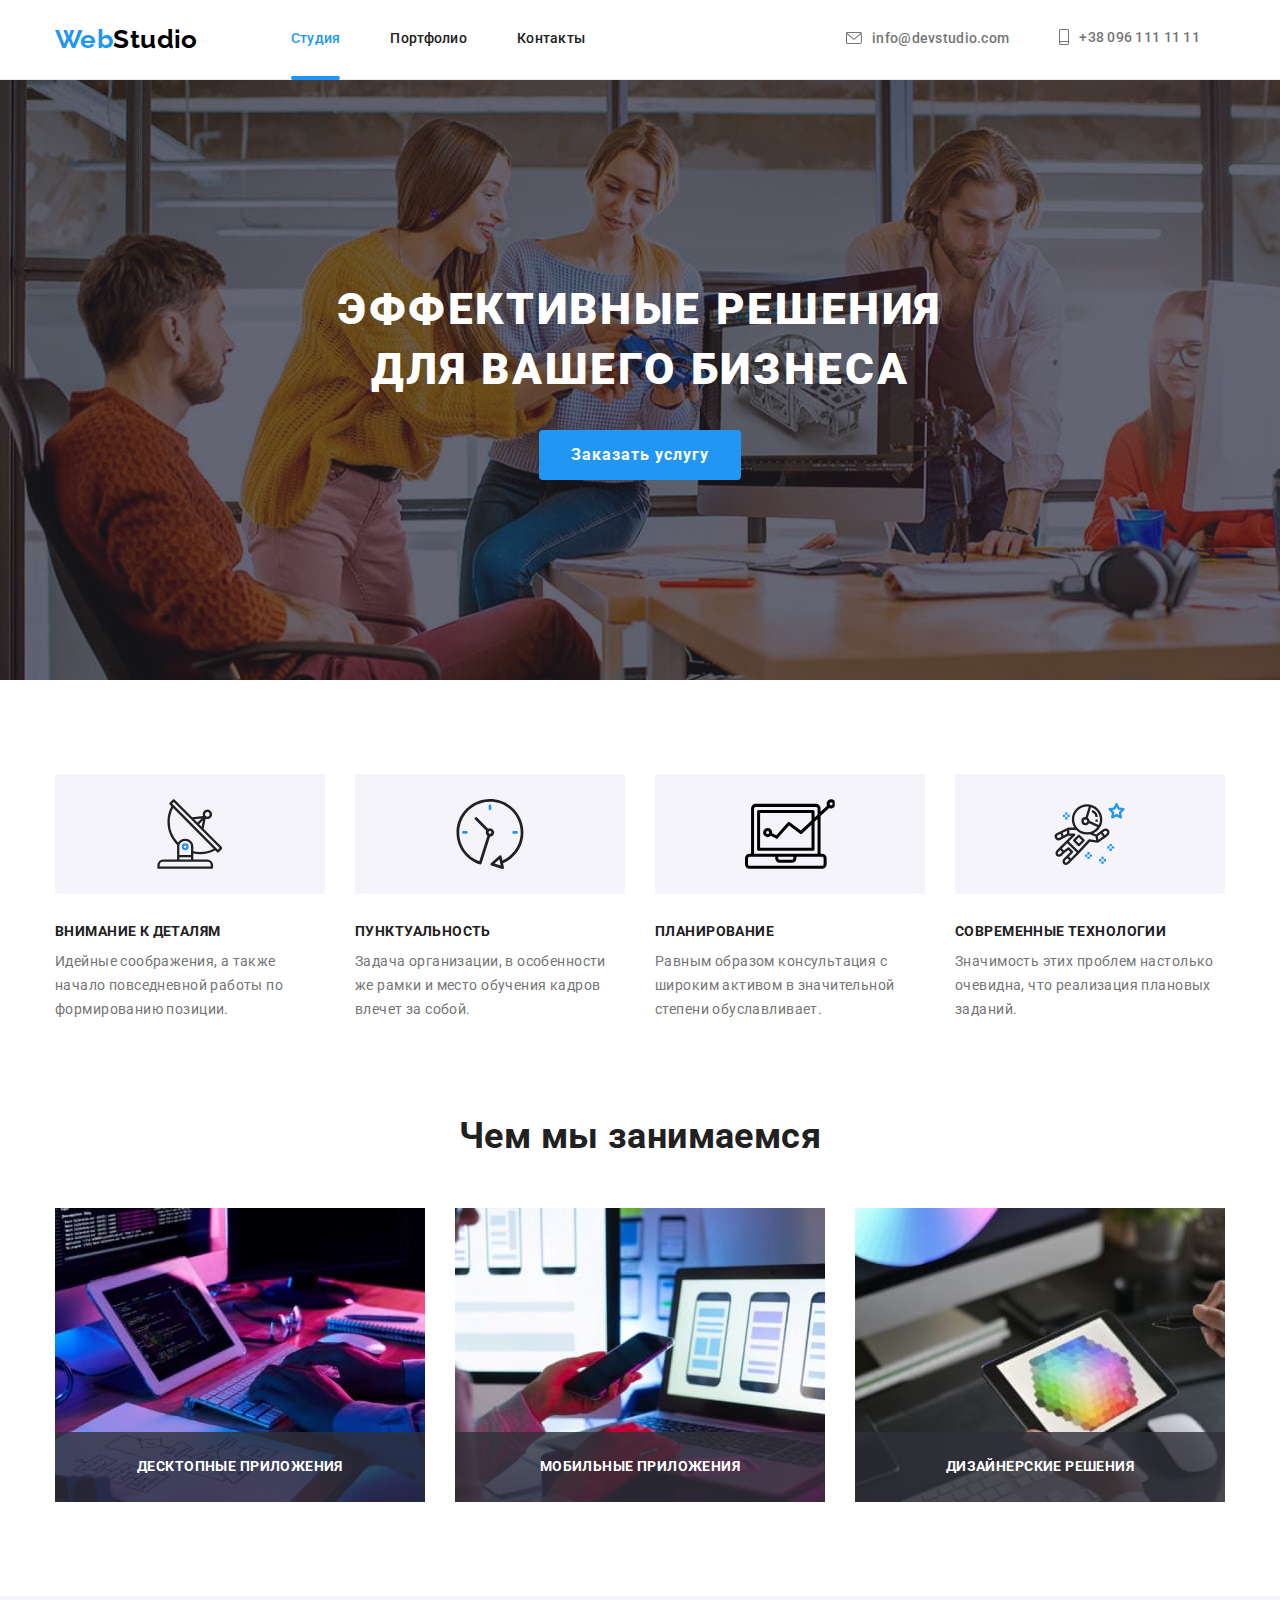
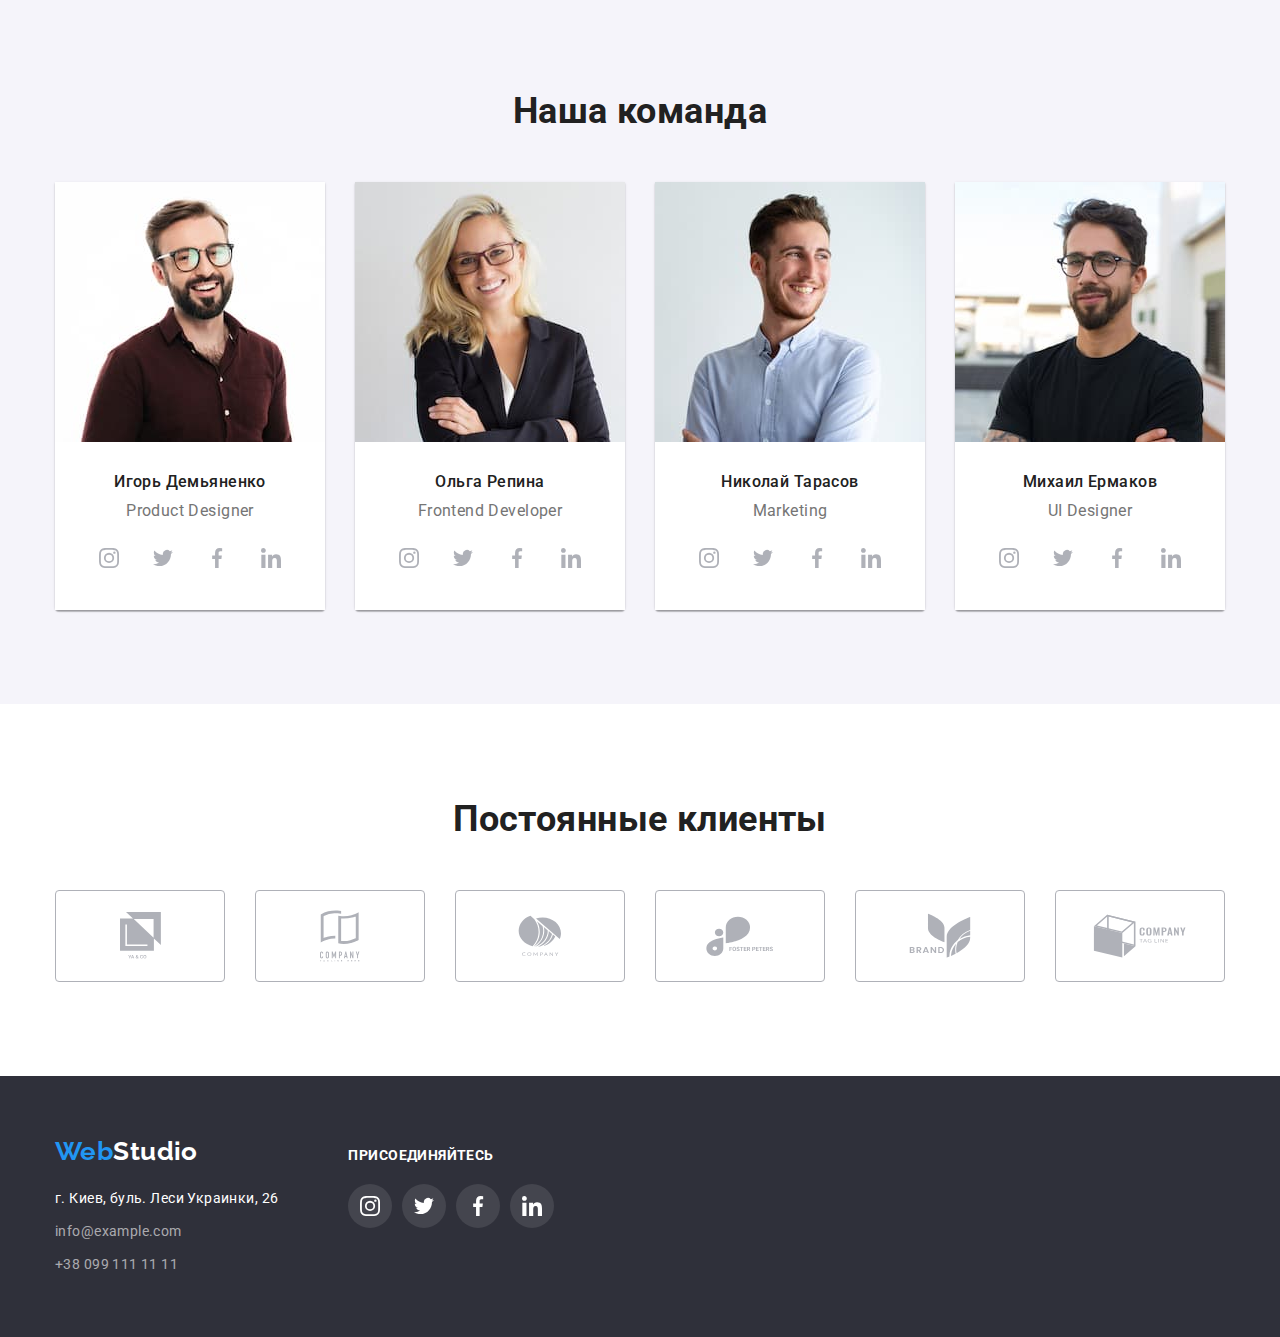
<file: index.html>
<!DOCTYPE html>
<html lang="ru">
  <head>
    <meta charset="UTF-8" />
    <meta http-equiv="X-UA-Compatible" content="IE=edge" />
    <meta name="viewport" content="width=device-width, initial-scale=1.0" />

    <!-- Fonts -->
    <!-- Fixed A1: підключення одним посиланням -->
    <link rel="preconnect" href="https://fonts.googleapis.com" />
    <link rel="preconnect" href="https://fonts.gstatic.com" crossorigin />
    <link
      href="https://fonts.googleapis.com/css2?family=Raleway:wght@700&family=Roboto:wght@400;500;700;900&display=swap"
      rel="stylesheet"
    />
    <!-- End of Fonts -->

    <title>Главная</title>

    <!-- Styles -->
    <link
      rel="stylesheet"
      href="https://cdnjs.cloudflare.com/ajax/libs/modern-normalize/1.0.0/modern-normalize.min.css"
    />
    <link rel="stylesheet" href="./css/styles.css" />
  </head>

  <body>
    <header class="header">
      <div class="container">
        <a href="#" class="header-logo" lang="en"> <span class="accent">Web</span>Studio </a>

        <nav>
          <ul class="header-menu">
            <li class="header-menu-item">
              <a href="./index.html" class="header-menu-item-decor current">Студия</a>
            </li>

            <li class="header-menu-item">
              <a href="./portfolio.html" class="header-menu-item-decor">Портфолио</a>
            </li>

            <li class="header-menu-item">
              <a href="" class="header-menu-item-decor">Контакты</a>
            </li>
          </ul>
        </nav>

        <ul class="header-links">
          <li class="header-menu-item">
            <a href="mailto:info@devstudio.com" class="header-link-item-decor">
              <svg class="fill-icon" width="16" height="12">
                <use href="./images/icons.svg#icon-envelope"></use>
              </svg>
              <span class="shift">info@devstudio.com</span>
            </a>
          </li>

          <li class="header-menu-item">
            <a href="tel:+380961111111" class="header-link-item-decor">
              <svg class="fill-icon" width="10" height="16">
                <use href="./images/icons.svg#icon-smartphone"></use>
              </svg>
              <span class="shift">+38 096 111 11 11</span></a
            >
          </li>
        </ul>
      </div>
    </header>

    <main>
      <section class="section hero">
        <h1 class="hero-title">
          Эффективные решения <br />
          для вашего бизнеса
        </h1>
        <button type="button" class="hero-button" data-modal-open>Заказать услугу</button>
        <div class="backdrop is-hidden" data-modal>
          <div class="modal">
            <div class="modal-container">
              <button class="modal-close-btn" type="button" data-modal-close>
                <svg class="modal-close-icon">
                  <use href="./images/icons.svg#icon-close-black"></use>
                </svg>
              </button>
            </div>
          </div>
        </div>
      </section>

      <section class="section">
        <h2 class="visually-hidden">Особенности</h2>
        <div class="container">
          <ul class="perculiarities-list">
            <li class="perculiarities-item">
              <div class="perculiarities-item-icon">
                <svg class="icon-antenna-size" aria-label="Внимание к деталям">
                  <use href="./images/icons.svg#icon-antenna"></use>
                </svg>
              </div>
              <h3 class="peculiarities-title">Внимание к деталям</h3>
              <p class="peculiarities-p">
                Идейные соображения, а также начало повседневной работы по формированию позиции.
              </p>
            </li>
            <li class="perculiarities-item">
              <div class="perculiarities-item-icon">
                <svg class="icon-clock-size" aria-label="Пунктуальность">
                  <use href="./images/icons.svg#icon-clock"></use>
                </svg>
              </div>
              <h3 class="peculiarities-title">Пунктуальность</h3>
              <p class="peculiarities-p">
                Задача организации, в особенности же рамки и место обучения кадров влечет за собой.
              </p>
            </li>
            <li class="perculiarities-item">
              <div class="perculiarities-item-icon">
                <svg class="icon-vector-size" aria-label="Планирование">
                  <use href="./images/icons.svg#icon-vector"></use>
                </svg>
              </div>
              <h3 class="peculiarities-title">Планирование</h3>
              <p class="peculiarities-p">
                Равным образом консультация с широким активом в значительной степени обуславливает.
              </p>
            </li>
            <li class="perculiarities-item">
              <div class="perculiarities-item-icon">
                <svg class="icon-astronaut-size" aria-label="Современные технологии">
                  <use href="./images/icons.svg#icon-astronaut"></use>
                </svg>
              </div>
              <h3 class="peculiarities-title">Современные технологии</h3>
              <p class="peculiarities-p">
                Значимость этих проблем настолько очевидна, что реализация плановых заданий.
              </p>
            </li>
          </ul>
        </div>
      </section>

      <section class="section destinations">
        <h2 class="destinations-title">Чем мы занимаемся</h2>
        <div class="container">
          <ul class="destinations-list">
            <li class="destinations-item">
              <img
                src="./images/main-about-us-1.jpg"
                alt="Разработка десктопных приложений"
                width="370"
                height="294"
              />
              <h3 class="destination-description">Десктопные приложения</h3>
            </li>

            <li class="destinations-item">
              <img
                src="./images/main-about-us-2.jpg"
                alt="Разработка мобильных приложений"
                width="370"
                height="294"
              />
              <h3 class="destination-description">Мобильные приложения</h3>
            </li>

            <li class="destinations-item">
              <img
                src="./images/main-about-us-3.jpg"
                alt="Разработка дизайнерских решений"
                width="370"
                height="294"
              />
              <h3 class="destination-description">Дизайнерские решения</h3>
            </li>
          </ul>
        </div>
      </section>

      <section class="section team">
        <div class="container">
          <h2 class="team-title">Наша команда</h2>

          <ul class="team-cards">
            <li class="team-card">
              <img
                src="./images/main-our-team-person-1.jpg"
                alt="Игорь Демьяненко"
                width="270"
                height="260"
              />
              <div class="team-description">
                <h3 class="team-name">Игорь Демьяненко</h3>
                <p class="team-position" lang="en">Product Designer</p>

                <ul class="team-social-items">
                  <li class="team-social-item">
                    <a href="#" class="team-social-link">
                      <svg class="social-icon-size fill-icon">
                        <use href="./images/icons.svg#icon-instagram"></use>
                      </svg>
                    </a>
                  </li>
                  <li class="team-social-item">
                    <a href="#" class="team-social-link">
                      <svg class="social-icon-size fill-icon">
                        <use href="./images/icons.svg#icon-twitter"></use>
                      </svg>
                    </a>
                  </li>
                  <li class="team-social-item">
                    <a href="#" class="team-social-link">
                      <svg class="social-icon-size fill-icon">
                        <use href="./images/icons.svg#icon-facebook"></use>
                      </svg>
                    </a>
                  </li>
                  <li class="team-social-item">
                    <a href="#" class="team-social-link">
                      <svg class="social-icon-size fill-icon">
                        <use href="./images/icons.svg#icon-linkedin"></use>
                      </svg>
                    </a>
                  </li>
                </ul>
              </div>
            </li>

            <li class="team-card">
              <img
                src="./images/main-our-team-person-2.jpg"
                alt="Ольга Репина"
                width="270"
                height="260"
              />
              <div class="team-description">
                <h3 class="team-name">Ольга Репина</h3>
                <p class="team-position" lang="en">Frontend Developer</p>
                <ul class="team-social-items">
                  <li class="team-social-item">
                    <a href="#" class="team-social-link">
                      <svg class="social-icon-size fill-icon">
                        <use href="./images/icons.svg#icon-instagram"></use>
                      </svg>
                    </a>
                  </li>
                  <li class="team-social-item">
                    <a href="#" class="team-social-link">
                      <svg class="social-icon-size fill-icon">
                        <use href="./images/icons.svg#icon-twitter"></use>
                      </svg>
                    </a>
                  </li>
                  <li class="team-social-item">
                    <a href="#" class="team-social-link">
                      <svg class="social-icon-size fill-icon">
                        <use href="./images/icons.svg#icon-facebook"></use>
                      </svg>
                    </a>
                  </li>
                  <li class="team-social-item">
                    <a href="#" class="team-social-link">
                      <svg class="social-icon-size fill-icon">
                        <use href="./images/icons.svg#icon-linkedin"></use>
                      </svg>
                    </a>
                  </li>
                </ul>
              </div>
            </li>

            <li class="team-card">
              <img
                src="./images/main-our-team-person-3.jpg"
                alt="Николай Тарасов"
                width="270"
                height="260"
              />
              <div class="team-description">
                <h3 class="team-name">Николай Тарасов</h3>
                <p class="team-position" lang="en">Marketing</p>
                <ul class="team-social-items">
                  <li class="team-social-item">
                    <a href="#" class="team-social-link">
                      <svg class="social-icon-size fill-icon">
                        <use href="./images/icons.svg#icon-instagram"></use>
                      </svg>
                    </a>
                  </li>
                  <li class="team-social-item">
                    <a href="#" class="team-social-link">
                      <svg class="social-icon-size fill-icon">
                        <use href="./images/icons.svg#icon-twitter"></use>
                      </svg>
                    </a>
                  </li>
                  <li class="team-social-item">
                    <a href="#" class="team-social-link">
                      <svg class="social-icon-size fill-icon">
                        <use href="./images/icons.svg#icon-facebook"></use>
                      </svg>
                    </a>
                  </li>
                  <li class="team-social-item">
                    <a href="#" class="team-social-link">
                      <svg class="social-icon-size fill-icon">
                        <use href="./images/icons.svg#icon-linkedin"></use>
                      </svg>
                    </a>
                  </li>
                </ul>
              </div>
            </li>

            <li class="team-card">
              <img
                src="./images/main-our-team-person-4.jpg"
                alt="Михаил Ермаков"
                width="270"
                height="260"
              />
              <div class="team-description">
                <h3 class="team-name">Михаил Ермаков</h3>
                <p class="team-position" lang="en">UI Designer</p>
                <ul class="team-social-items">
                  <li class="team-social-item">
                    <a href="#" class="team-social-link">
                      <svg class="social-icon-size fill-icon">
                        <use href="./images/icons.svg#icon-instagram"></use>
                      </svg>
                    </a>
                  </li>
                  <li class="team-social-item">
                    <a href="#" class="team-social-link">
                      <svg class="social-icon-size fill-icon">
                        <use href="./images/icons.svg#icon-twitter"></use>
                      </svg>
                    </a>
                  </li>
                  <li class="team-social-item">
                    <a href="#" class="team-social-link">
                      <svg class="social-icon-size fill-icon">
                        <use href="./images/icons.svg#icon-facebook"></use>
                      </svg>
                    </a>
                  </li>
                  <li class="team-social-item">
                    <a href="#" class="team-social-link">
                      <svg class="social-icon-size fill-icon">
                        <use href="./images/icons.svg#icon-linkedin"></use>
                      </svg>
                    </a>
                  </li>
                </ul>
              </div>
            </li>
          </ul>
        </div>
      </section>

      <section class="section">
        <div class="container">
          <h2 class="clients-title">Постоянные клиенты</h2>
          <ul class="clients-list">
            <li class="clients-list-item">
              <a href="" class="clients-list-link">
                <svg class="icon-company1-size fill-icon">
                  <use href="./images/icons.svg#icon-company1"></use>
                </svg>
              </a>
            </li>
            <li class="clients-list-item">
              <a href="" class="clients-list-link">
                <svg class="icon-company2-size fill-icon">
                  <use href="./images/icons.svg#icon-company2"></use>
                </svg>
              </a>
            </li>
            <li class="clients-list-item">
              <a href="" class="clients-list-link">
                <svg class="icon-company3-size fill-icon">
                  <use href="./images/icons.svg#icon-company3"></use>
                </svg>
              </a>
            </li>
            <li class="clients-list-item">
              <a href="" class="clients-list-link">
                <svg class="icon-company4-size fill-icon">
                  <use href="./images/icons.svg#icon-company4"></use>
                </svg>
              </a>
            </li>
            <li class="clients-list-item">
              <a href="" class="clients-list-link">
                <svg class="icon-company5-size fill-icon">
                  <use href="./images/icons.svg#icon-company5"></use>
                </svg>
              </a>
            </li>
            <li class="clients-list-item">
              <a href="" class="clients-list-link">
                <svg class="icon-company6-size fill-icon">
                  <use href="./images/icons.svg#icon-company6"></use>
                </svg>
              </a>
            </li>
          </ul>
        </div>
      </section>
    </main>

    <footer class="footer">
      <div class="container">
        <div>
          <a href="#" class="footer-logo" lang="en"><span class="accent">Web</span>Studio</a>
          <address>
            <ul class="footer-address-lists">
              <li class="footer-postaddress">г. Киев, буль. Леси Украинки, 26</li>
              <li>
                <a href="mailto:info@example.com" class="footer-mailto">info@example.com</a>
              </li>
              <li>
                <a href="tel:+380991111111" class="footer-tel">+38 099 111 11 11</a>
              </li>
            </ul>
          </address>
        </div>
        <div class="footer-right-block">
          <b class="footer-call-to">присоединяйтесь</b>
          <ul class="footer-social-items">
            <li class="footer-social-item">
              <a href="#" class="footer-social-link">
                <svg class="social-icon-size fill-icon">
                  <use href="./images/icons.svg#icon-instagram"></use>
                </svg>
              </a>
            </li>
            <li class="footer-social-item">
              <a href="#" class="footer-social-link">
                <svg class="social-icon-size fill-icon">
                  <use href="./images/icons.svg#icon-twitter"></use>
                </svg>
              </a>
            </li>
            <li class="footer-social-item">
              <a href="#" class="footer-social-link">
                <svg class="social-icon-size fill-icon">
                  <use href="./images/icons.svg#icon-facebook"></use>
                </svg>
              </a>
            </li>
            <li class="footer-social-item">
              <a href="#" class="footer-social-link">
                <svg class="social-icon-size fill-icon">
                  <use href="./images/icons.svg#icon-linkedin"></use>
                </svg>
              </a>
            </li>
          </ul>
        </div>
      </div>
    </footer>

    <script src="./js/modal.js"></script>
  </body>
</html>
</file>
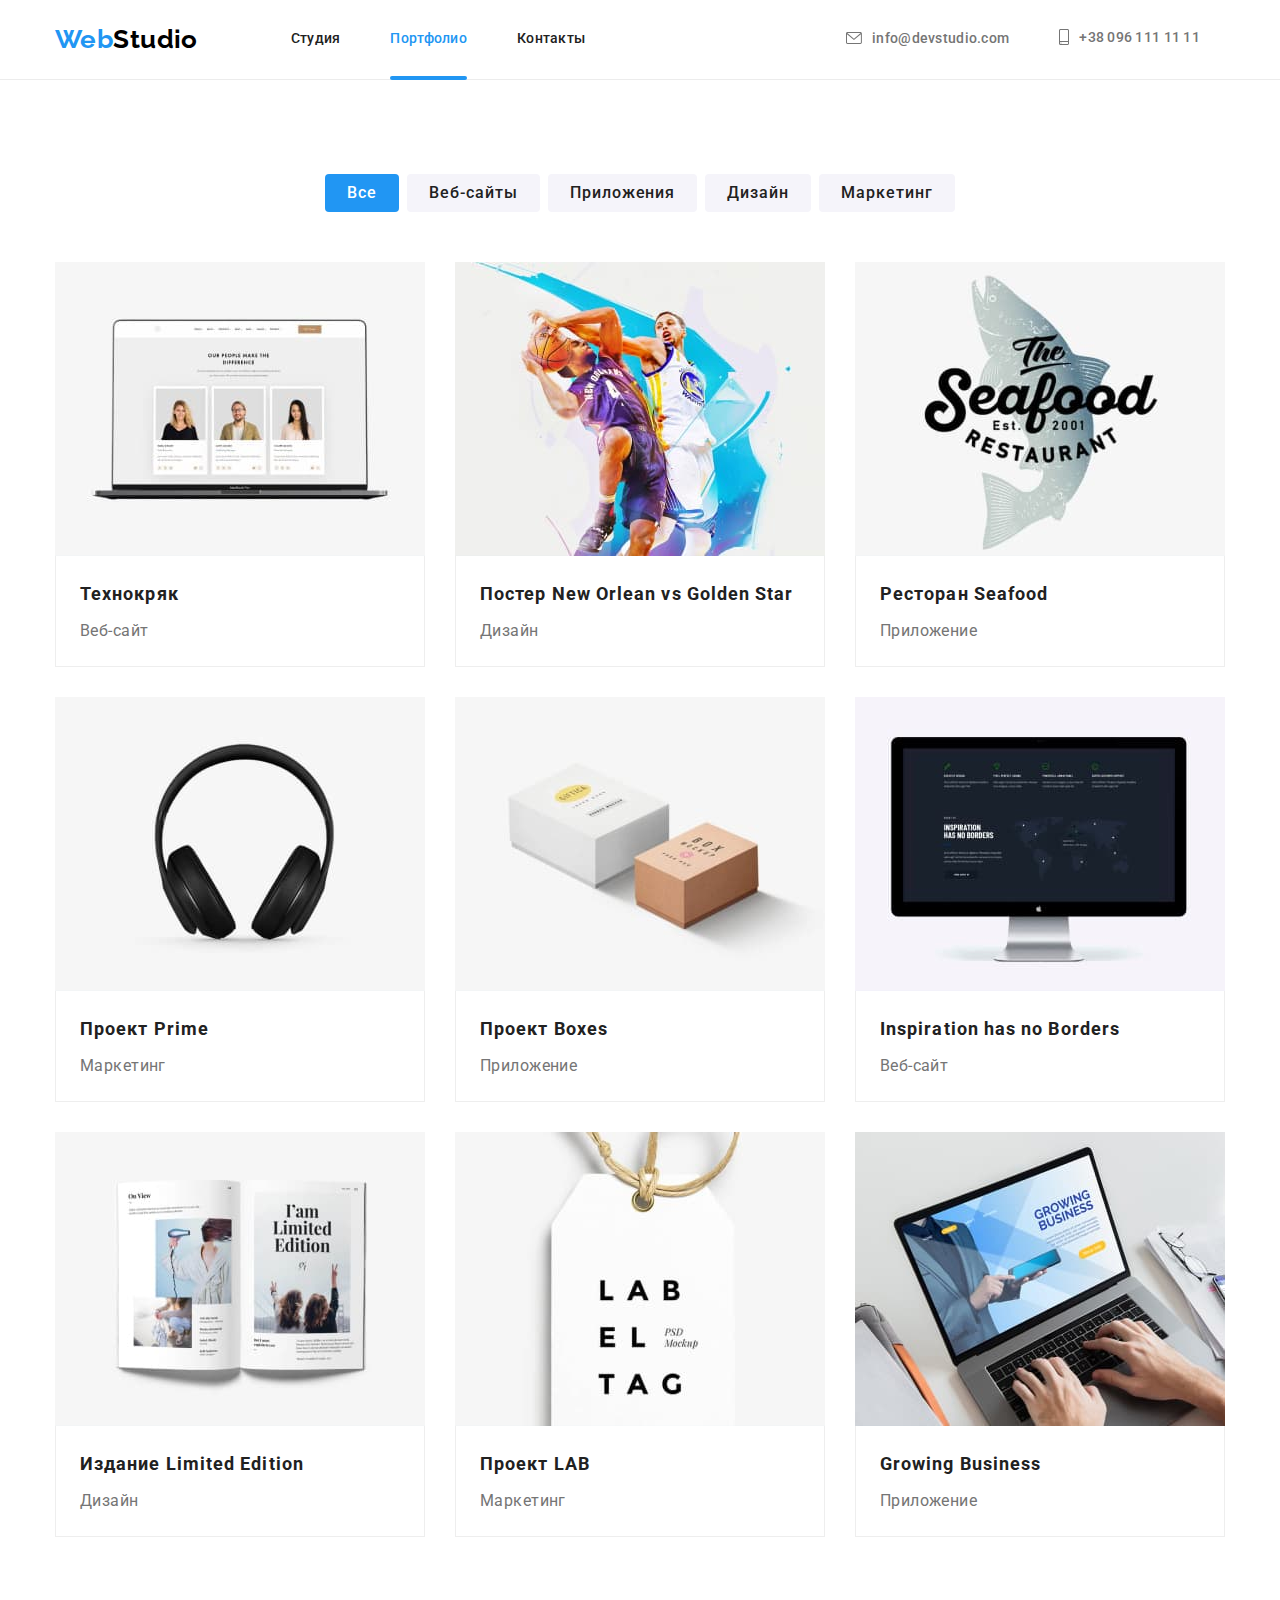
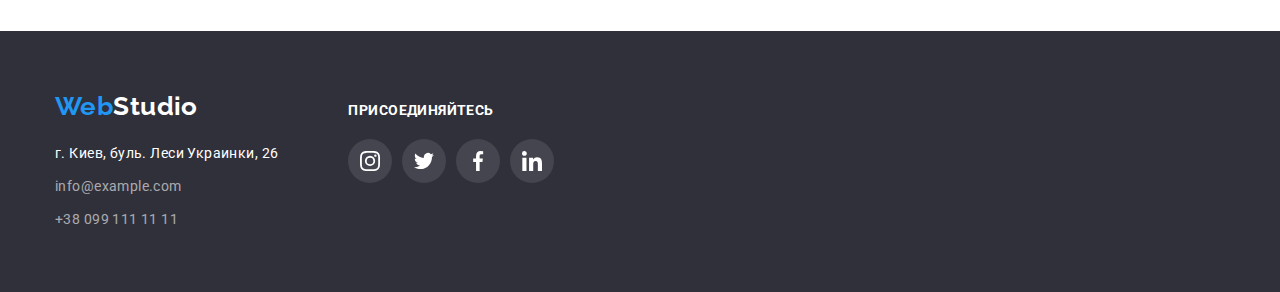
<file: portfolio.html>
<!DOCTYPE html>
<html lang="ru">
  <head>
    <meta charset="UTF-8" />
    <meta http-equiv="X-UA-Compatible" content="IE=edge" />
    <meta name="viewport" content="width=device-width, initial-scale=1.0" />

    <!-- Fonts -->
    <!-- Fdixe F1: підключення одним посиланням -->
    <link rel="preconnect" href="https://fonts.googleapis.com" />
    <link rel="preconnect" href="https://fonts.gstatic.com" crossorigin />
    <link
      href="https://fonts.googleapis.com/css2?family=Raleway:wght@700&family=Roboto:wght@400;500;700;900&display=swap"
      rel="stylesheet"
    />
    <!-- End of Fonts -->

    <title>Портфолио</title>

    <!-- Styles -->
    <link
      rel="stylesheet"
      href="https://cdnjs.cloudflare.com/ajax/libs/modern-normalize/1.0.0/modern-normalize.min.css"
    />
    <link rel="stylesheet" href="./css/styles.css" />
  </head>

  <body>
     <header class="header">
      <div class="container">
        <a href="#" class="header-logo" lang="en"> <span class="accent">Web</span>Studio </a>

        <nav>
          <ul class="header-menu">
            <li class="header-menu-item">
              <a href="./index.html" class="header-menu-item-decor">Студия</a>
            </li>

            <li class="header-menu-item">
              <a href="./portfolio.html" class="header-menu-item-decor current">Портфолио</a>
            </li>

            <li class="header-menu-item">
              <a href="" class="header-menu-item-decor">Контакты</a>
            </li>
          </ul>
        </nav>

        <ul class="header-links">
          <li class="header-menu-item">
            <a href="mailto:info@devstudio.com" class="header-link-item-decor">
              <svg class="fill-icon" width="16" height="12">
                <use href="./images/icons.svg#icon-envelope"></use>
              </svg>
              <span class="shift">info@devstudio.com</span>
            </a>
          </li>

          <li class="header-menu-item">
            <a href="tel:+380961111111" class="header-link-item-decor">
              <svg class="fill-icon" width="10" height="16">
                <use href="./images/icons.svg#icon-smartphone"></use>
              </svg>
              <span class="shift">+38 096 111 11 11</span></a
            >
          </li>
        </ul>
      </div>
    </header>

    <main>
      <section class="section">
        <div class="container">
          <h2 class="visually-hidden">Примеры выполненных работ</h2>

          <ul class="filter-buttons">
            <li class="filter-buttons-item">
              <button type="button" class="filter-button accent-button">Все</button>
            </li>

            <li class="filter-buttons-item">
              <button type="button" class="filter-button">Веб-сайты</button>
            </li>

            <li class="filter-buttons-item">
              <button type="button" class="filter-button">Приложения</button>
            </li>

            <li class="filter-buttons-item">
              <button type="button" class="filter-button">Дизайн</button>
            </li>

            <li class="filter-buttons-item">
              <button type="button" class="filter-button">Маркетинг</button>
            </li>
          </ul>

          <ul class="portfolio-card-set">
              <li class="portfolio-card-item">
                <a href="#" class="portfolio-link">
									<div class="potfolio-thumb">
										<img
                    src="./images/portfolio-img-1-1.jpg"
                    alt="Веб-сайт Технокряк"
                    width="370"
                    height="294"
                  />
									<div class="portfolio-thumb-overlay">
										<p class="portfolio-overlay-text">Ресурс предлагает комплексные предложения с разным уровнем функционала и сервисов. Все это позволит посетителю получить исчерпывающие сведения о компании или частном лице.</p>
									</div>
									</div>
                  <div class="portfolio-card">
                    <h3 class="portfolio-title">Технокряк</h3>
                    <p class="portfolio-text">Веб-сайт</p>
                  </div>
                </a>
              </li>

              <li class="portfolio-card-item">
                <a href="#" class="portfolio-link">
                  <div class="potfolio-thumb">
										<img
                    src="./images/portfolio-img-1-2.jpg"
                    alt="Дизайн Постер Нью Орлеан против Голден Стар"
                    width="370"
                    height="294"
                  />
									<div class="portfolio-thumb-overlay">
										<p class="portfolio-overlay-text">Ресурс предлагает комплексные предложения с разным уровнем функционала и сервисов. Все это позволит посетителю получить исчерпывающие сведения о компании или частном лице.</p>
									</div>
									</div>
									
                  <div class="portfolio-card">
                    <h3 class="portfolio-title">Постер <span lang="en">New Orlean vs Golden Star</span></h3>
                    <p class="portfolio-text">Дизайн</p>
                  </div>
                </a>
              </li>

              <li class="portfolio-card-item">
                <a href="#" class="portfolio-link">
                  <div class="potfolio-thumb">
										<img
                    src="./images/portfolio-img-1-3.jpg"
                    alt="Приложение Ресторан Сифуд"
                    width="370"
                    height="294"
                  />
									<div class="portfolio-thumb-overlay">
										<p class="portfolio-overlay-text">Ресурс предлагает комплексные предложения с разным уровнем функционала и сервисов. Все это позволит посетителю получить исчерпывающие сведения о компании или частном лице.</p>
									</div>
									</div>
									
                  <div class="portfolio-card">
                    <h3 class="portfolio-title">Ресторан <span lang="en">Seafood</span></h3>
                    <p class="portfolio-text">Приложение</p>
                  </div>
                </a>
              </li>

              <li class="portfolio-card-item">
                <a href="#" class="portfolio-link">
                  <div class="potfolio-thumb">
										<img
                    src="./images/portfolio-img-2-1.jpg"
                    alt="Маркетинг Проект Прайм"
                    width="370"
                    height="294"
                  />
									<div class="portfolio-thumb-overlay">
										<p class="portfolio-overlay-text">Ресурс предлагает комплексные предложения с разным уровнем функционала и сервисов. Все это позволит посетителю получить исчерпывающие сведения о компании или частном лице.</p>
									</div>
									</div>
									
                  <div class="portfolio-card">
                    <h3 class="portfolio-title">Проект <span lang="en">Prime</span></h3>
                    <p class="portfolio-text">Маркетинг</p>
                  </div>
                </a>
              </li>

              <li class="portfolio-card-item">
                <a href="#" class="portfolio-link">
                  <div class="potfolio-thumb">
										<img
                    src="./images/portfolio-img-2-2.jpg"
                    alt="Приложение Проект Боксз"
                    width="370"
                    height="294"
                  />
									<div class="portfolio-thumb-overlay">
										<p class="portfolio-overlay-text">Ресурс предлагает комплексные предложения с разным уровнем функционала и сервисов. Все это позволит посетителю получить исчерпывающие сведения о компании или частном лице.</p>
									</div>
									</div>
									
                  <div class="portfolio-card">
                    <h3 class="portfolio-title">Проект <span lang="en">Boxes</span></h3>
                    <p class="portfolio-text">Приложение</p>
                  </div>
                </a>
              </li>

              <li class="portfolio-card-item">
                <a href="#" class="portfolio-link">
                  <div class="potfolio-thumb">
										<img
                    src="./images/portfolio-img-2-3.jpg"
                    alt="Веб-сайт Инспирейшн хэз ноу Бордерз"
                    width="370"
                    height="294"
                  />
									<div class="portfolio-thumb-overlay">
										<p class="portfolio-overlay-text">Ресурс предлагает комплексные предложения с разным уровнем функционала и сервисов. Все это позволит посетителю получить исчерпывающие сведения о компании или частном лице.</p>
									</div>
									</div>
									
                  <div class="portfolio-card">
                    <h3 class="portfolio-title">
                      <span lang="en">Inspiration has no Borders</span>
                    </h3>
                    <p class="portfolio-text">Веб-сайт</p>
                  </div>
                </a>
              </li>

              <li class="portfolio-card-item">
                <a href="#" class="portfolio-link">
                  <div class="potfolio-thumb">
										<img
                    src="./images/portfolio-img-3-1.jpg"
                    alt="Дизайн Издание Лимитд Эдишн"
                    width="370"
                    height="294"
                  />
									<div class="portfolio-thumb-overlay">
										<p class="portfolio-overlay-text">Ресурс предлагает комплексные предложения с разным уровнем функционала и сервисов. Все это позволит посетителю получить исчерпывающие сведения о компании или частном лице.</p>
									</div>
									</div>
									
                  <div class="portfolio-card">
                    <h3 class="portfolio-title">Издание <span lang="en">Limited Edition</span></h3>
                    <p class="portfolio-text">Дизайн</p>
                  </div>
                </a>
              </li>

              <li class="portfolio-card-item">
                <a href="#" class="portfolio-link">
                  <div class="potfolio-thumb">
										<img
                    src="./images/portfolio-img-3-2.jpg"
                    alt="Маркетинг Проект ЛЭБ"
                    width="370"
                    height="294"
                  />
									<div class="portfolio-thumb-overlay">
										<p class="portfolio-overlay-text">Ресурс предлагает комплексные предложения с разным уровнем функционала и сервисов. Все это позволит посетителю получить исчерпывающие сведения о компании или частном лице.</p>
									</div>
									</div>
									
                  <div class="portfolio-card">
                    <h3 class="portfolio-title">Проект <span lang="en">LAB</span></h3>
                    <p class="portfolio-text">Маркетинг</p>
                  </div>
                </a>
              </li>

              <li class="portfolio-card-item">
                <a href="#" class="portfolio-link">
                  <div class="potfolio-thumb">
										<img
                    src="./images/portfolio-img-3-3.jpg"
                    alt="Приложение Гроуин Бизнес"
                    width="370"
                    height="294"
                  />
									<div class="portfolio-thumb-overlay">
										<p class="portfolio-overlay-text">Ресурс предлагает комплексные предложения с разным уровнем функционала и сервисов. Все это позволит посетителю получить исчерпывающие сведения о компании или частном лице.</p>
									</div>
									</div>
									
                  <div class="portfolio-card">
                    <h3 class="portfolio-title"><span lang="en">Growing Business</span></h3>
                    <p class="portfolio-text">Приложение</p>
                  </div>
                </a>
              </li>
            </div>
          </ul>
      </section>
    </main>

    <footer class="footer">
      <div class="container">
        <div>
          <a href="#" class="footer-logo" lang="en"><span class="accent">Web</span>Studio</a>
          <address>
            <ul class="footer-address-lists">
              <li class="footer-postaddress">г. Киев, буль. Леси Украинки, 26</li>
              <li>
                <a href="mailto:info@example.com" class="footer-mailto">info@example.com</a>
              </li>
              <li>
                <a href="tel:+380991111111" class="footer-tel">+38 099 111 11 11</a>
              </li>
            </ul>
          </address>
        </div>
        <div class="footer-right-block">
          <b class="footer-call-to">присоединяйтесь</b>
          <ul class="footer-social-items">
            <li class="footer-social-item">
              <a href="#" class="footer-social-link">
                <svg class="social-icon-size fill-icon">
                  <use href="./images/icons.svg#icon-instagram"></use>
                </svg>
              </a>
            </li>
            <li class="footer-social-item">
              <a href="#" class="footer-social-link">
                <svg class="social-icon-size fill-icon">
                  <use href="./images/icons.svg#icon-twitter"></use>
                </svg>
              </a>
            </li>
            <li class="footer-social-item">
              <a href="#" class="footer-social-link">
                <svg class="social-icon-size fill-icon">
                  <use href="./images/icons.svg#icon-facebook"></use>
                </svg>
              </a>
            </li>
            <li class="footer-social-item">
              <a href="#" class="footer-social-link">
                <svg class="social-icon-size fill-icon">
                  <use href="./images/icons.svg#icon-linkedin"></use>
                </svg>
              </a>
            </li>
          </ul>
        </div>
      </div>
    </footer>
  </body>
</html>
</file>
<file: css/styles.css>
/* Colors of project */
:root {
  --logo-header-color: #000000;
  --logo-footer-color: #ffffff;
  --accent-color: #2196f3;
  --header-menu-color: #212121;
  --header-link-color: #757575;
  --header-border-color: #ececec;
  --footer-address-color: #ffffff;
  --footer-call-to-color: #ffffff;
  --footer-social-icons-bg: rgba(255, 255, 255, 0.1);
  --footer-contacts-color: rgba(255, 255, 255, 0.6);
  --hero-title-color: #ffffff;
  --button-hero-hover-bg: #188ce8;
  --button-accent-color: #ffffff;
  --button-accent-bg: #2196f3;
  --button-color: #212121;
  --button-bg: #f5f4fa;
  --h2-color: #212121;
  --h3-color: #212121;
  --p-color: #757575;
  --body-bg: #ffffff;
  --footer-bg: #2f303a;
  --hero-bg: #c4c4c4;
  --header-bg: #ffffff;
  --border-line-color: #eeeeee;
  --our-team-section-bg: #f5f4fa;
  --card-bg: #ffffff;
  --destination-description-color: #ffffff;
  --destination-description-bg: rgba(47, 48, 58, 0.8);

  --grid-row-gap: 30px;
  --grid-column-gap: 30px;
  --container-width: 1200px;
  --default-pdleft: 15px;
  --default-pdright: 15px;
  --defalt-pdtop: 94px;
  --defalt-pdbottom: 94px;
  --hero-pdtop: 200px;
  --hero-pdbottom: 200px;
  --body-width: 1600px;

  --company-fill-color: #afb1b8;
  --perculiarities-bg: #f5f4fa;

  --team-social-icons-bg: transparent;
  --team-social-icons-color: #afb1b8;
  --team-social-icons-hover-color: #ffffff;

  --clients-icons-color: #afb1b8;
  --clients-border-color: #afb1b8;
  --clients-bg: transparent;
  --clients-border-radius: 4px;

  --perculiarities-icon-width: 70px;
  --perculiarities-icon-height: 70px;

  --social-icon-width: 20px;
  --social-icon-height: 20px;

  --defaul-duration: 250ms;

  --default-timing: cubic-bezier(0.4, 0, 0.2, 1);

  --portfolio-photo-overlay-color: #ffffff;
  --portfolio-photo-overlay-bg: rgba(33, 150, 243, 0.9);
  --portfolio-description-height: 110px;

  --backdrop-bg: rgba(0, 0, 0, 0.2);
  --modal-bg: #ffffff;
  --modal-board-radius: 4px;
  --modal-shadow: 0px 1px 3px rgba(0, 0, 0, 0.12), 0px 1px 1px rgba(0, 0, 0, 0.14),
    0px 2px 1px rgba(0, 0, 0, 0.2);
  --modal-close-btn-border: 1px solid rgba(0, 0, 0, 0.1);
}

/* body */
body {
  font-family: 'Roboto', 'Arial', sans-serif;
  background-color: var(--body-bg);
  color: var(--p-color);
  font-size: 14px;
  letter-spacing: 0.03em;
  line-height: 1.14;
}

*:focus-visible {
  outline: none;
}

h1,
h2,
h3,
p,
ul,
li {
  margin: 0;
}

ul,
li {
  list-style: none;
  text-decoration: none;
  padding: 0;
}

img {
  display: block;
  max-width: 100%;
  height: auto;
}

/* common styles for header and footer*/

.visually-hidden {
  position: absolute;
  width: 1px;
  height: 1px;
  margin: -1px;
  border: 0;
  padding: 0;
  white-space: nowrap;
  clip-path: inset(100%);
  clip: rect(0 0 0 0);
  overflow: hidden;
}

.section {
  padding-top: var(--defalt-pdtop);
  padding-bottom: var(--defalt-pdbottom);
  margin: 0 auto;
  text-align: center;
}

.container {
  width: var(--container-width);
  padding-left: var(--default-pdleft);
  padding-right: var(--default-pdright);

  margin-left: auto;
  margin-right: auto;
}

.fill-icon {
  display: block;
  fill: currentColor;
}

/* Header */
.header {
  width: 100%;
  background-color: var(--header-bg);
  border-bottom: 1px solid var(--header-border-color);
  padding-top: 24px;
  padding-bottom: 24px;
}

.header .container {
  display: flex;
  align-items: stretch;
}

/* Logo */
.header-logo {
  display: block;
  font-family: 'Raleway', 'Arial', sans-serif;
  font-size: 26px;
  font-weight: 700;
  line-height: 1.19;
  color: var(--logo-header-color);
  text-decoration: none;
  margin-right: 93px;
}

/* Menu */

.header-menu {
  display: flex;
  height: 100%;
  margin: 0 -25px;
}

.header-menu-item {
  padding: 0 25px;
}

.header-menu-item-decor {
  display: flex;
  align-items: center;
  position: relative;
  height: 100%;
  text-decoration: none;
  font-weight: 500;
  color: var(--header-menu-color);
  letter-spacing: 0.02em;

  transition: color var(--defaul-duration) var(--default-timing);
}

.header-menu-item-decor:hover,
.header-menu-item-decor:focus {
  color: var(--accent-color);
}

.current {
  color: var(--accent-color);
}

.header-menu-item-decor.current::after {
  position: absolute;
  left: 0;
  bottom: -25px;
  content: '';
  background-color: var(--accent-color);
  border-radius: 2px;
  height: 4px;
  width: 100%;
}

/* Links */

.header-links {
  display: flex;
  margin-left: auto;
  align-items: center;
}

.header-link-item-decor {
  display: inline-flex;
  align-items: center;
  text-decoration: none;
  font-weight: 500;
  color: var(--header-link-color);
  letter-spacing: 0.02em;
  color: var(--header-link-color);

  transition: color var(--defaul-duration) var(--default-timing);
}

.header-link-item-decor:hover,
.header-link-item-decor:focus {
  color: var(--accent-color);
}

.shift {
  display: block;
  margin-left: 10px;
}

/* Footer */
.footer {
  background-color: var(--footer-bg);
  padding-top: 60px;
  padding-bottom: 60px;
}

.footer .container {
  display: flex;
  align-items: baseline;
}

.footer-logo {
  display: block;
  font-family: 'Raleway', 'Arial', sans-serif;
  font-size: 26px;
  font-weight: 700;
  line-height: 1.19;
  color: var(--logo-footer-color);
  text-decoration: none;
  margin-bottom: 20px;
}

.footer-address-lists {
  display: block;
  font-style: normal;
  margin: 0;
}

.footer-postaddress {
  line-height: 1.71;
  color: var(--footer-address-color);
  margin-bottom: 9px;
}

.footer-mailto {
  display: block;
  text-decoration: none;
  color: var(--footer-contacts-color);
  line-height: 1.71;
  margin-bottom: 9px;

  transition: color var(--defaul-duration) var(--default-timing);
}

.footer-tel {
  text-decoration: none;
  color: var(--footer-contacts-color);
  line-height: 1.71;

  transition: color var(--defaul-duration) var(--default-timing);
}

.footer-mailto:hover,
.footer-mailto:focus,
.footer-tel:hover,
.footer-tel:focus {
  color: var(--accent-color);
}

.footer-right-block {
  margin-left: 70px;
  color: var(--footer-call-to-color);
}

.footer-call-to {
  display: block;
  text-transform: uppercase;
  margin-bottom: 20px;
}

.footer-social-items {
  display: flex;
}

.footer-social-item:not(:last-child) {
  margin-right: 10px;
}

.footer-social-link {
  display: block;
  list-style: none;
  padding: 0;
  margin: 0;
  color: inherit;
  border: none;
  border-radius: 50%;
  background-color: var(--footer-social-icons-bg);
  padding: 12px;

  transition: background-color var(--defaul-duration) var(--default-timing);
}

.footer-social-link:hover,
.footer-social-link:focus {
  background-color: var(--accent-color);
}
/* styles for index.html/main */

/* Hero */
.hero {
  max-width: 1600px;
  height: auto;
  background-image: linear-gradient(rgba(47, 48, 58, 0.4), rgba(47, 48, 58, 0.4)),
    url('../images/hero-img.jpg');
  background-size: cover;
  background-color: var(--hero-bg);
  color: var(--hero-title-color);
  text-align: center;
  padding-top: var(--hero-pdtop);
  padding-bottom: var(--hero-pdbottom);
}

.hero-title {
  font-weight: 900;
  font-size: 44px;
  line-height: 1.36;
  letter-spacing: 0.06em;
  text-transform: uppercase;
  margin-bottom: 30px;
}

.hero-button {
  background-color: var(--button-accent-bg);
  color: var(--button-accent-color);
  font-family: inherit;
  font-weight: 700;
  font-size: 16px;
  line-height: 1.88;
  letter-spacing: 0.06em;
  cursor: pointer;
  border: none;
  border-radius: 4px;
  padding: 10px 32px;

  transition: background-color var(--defaul-duration) var(--default-timing);
}

.hero-button:hover,
.hero-button:focus {
  background-color: var(--button-hero-hover-bg);
}

.backdrop {
  position: fixed;
  top: 0;
  left: 0;
  z-index: 99;
  width: 100%;
  min-height: 100%;

  background-color: var(--backdrop-bg);

  visibility: visible;

  transition: visibility var(--defaul-duration) var(--default-timing);
}

.backdrop.is-hidden {
  visibility: hidden;
  pointer-events: none;
  transition: visibility var(--defaul-duration) var(--default-timing);
}

.backdrop.is-hidden .modal {
  position: absolute;
  top: 50%;
  left: 50%;

  transform: translate(-50%, -50%) scale(0.2);
  opacity: 0;
}

.backdrop .modal {
  position: absolute;
  top: 50%;
  left: 50%;

  transform: translate(-50%, -50%) scale(1);
  opacity: 1;

  width: 528px;
  height: 581px;
  background-color: var(--modal-bg);
  border-radius: var(--modal-board-radius);
  box-shadow: var(--modal-shadow);

  transition: opacity var(--defaul-duration) var(--default-timing),
    transform var(--defaul-duration) var(--default-timing);
}

.modal-container {
  position: relative;
  width: 100%;
  height: 100%;
}

.modal-close-btn {
  position: absolute;
  top: 8px;
  right: 8px;

  padding: 6px;
  border: 1px solid var(--modal-close-btn-border);
  border-radius: 50%;
  cursor: pointer;
  background-color: inherit;
}

.modal-close-icon {
  display: inline-block;
  width: 18px;
  height: 18px;
}
/* Peculiarities */

.perculiarities-list {
  display: flex;
  margin-left: calc(-1 * var(--grid-row-gap));
  margin-top: calc(-1 * var(--grid-column-gap));
}

.perculiarities-item {
  flex-basis: calc(100% / 4 - var(--grid-row-gap));
  margin-left: var(--grid-row-gap);
  margin-top: var(--grid-column-gap);
}

.perculiarities-item-icon {
  height: 120px;
  display: flex;
  align-items: center;
  justify-content: center;
  background-color: var(--perculiarities-bg);
  margin-bottom: 30px;
}

.icon-antenna-size {
  width: 65.32px;
  height: 70px;
}

.icon-vector-size {
  width: 89.69px;
  height: 70px;
}

.icon-clock-size {
  width: 70px;
  height: 70px;
}

.icon-astronaut-size {
  width: 79.31px;
  height: 70px;
}
.peculiarities-title {
  display: block;
  text-align: left;
  font-weight: 700;
  font-size: 14px;
  text-transform: uppercase;
  color: var(--h3-color);
  margin-bottom: 10px;
}

.peculiarities-p {
  line-height: 1.71;
  text-align: left;
}
/* destinations */
.destinations {
  padding-top: 0;
}

.destinations-title,
.team-title,
.clients-title {
  font-weight: 700;
  font-size: 36px;
  line-height: 1.17;
  color: var(--h2-color);
  margin-bottom: 50px;
}

.destinations-list {
  display: flex;
  margin-left: calc(-1 * var(--grid-row-gap));
  margin-top: calc(-1 * var(--grid-column-gap));
}

.destinations-item {
  position: relative;
  flex-basis: calc(100% / 3 - var(--grid-row-gap));
  margin-left: var(--grid-row-gap);
  margin-top: var(--grid-column-gap);
}

.destination-description {
  position: absolute;
  bottom: 0;
  display: flex;
  width: 100%;
  height: 70px;
  justify-content: center;
  align-items: center;
  font-weight: 700;
  font-size: 14px;
  text-transform: uppercase;
  color: var(--destination-description-color);
  background-color: var(--destination-description-bg);
  z-index: 1;
}
/* Our team */
.team {
  background-color: var(--our-team-section-bg);
}

.team-cards {
  display: flex;
  margin-left: calc(-1 * var(--grid-row-gap));
  margin-top: calc(-1 * var(--grid-column-gap));
}

.team-card {
  flex-basis: calc(100% / 4 - var(--grid-row-gap));
  margin-left: var(--grid-row-gap);
  margin-top: var(--grid-column-gap);
  border-radius: 0px 0px 4px 4px;
  box-shadow: 0px 1px 3px rgba(0, 0, 0, 0.12), 0px 1px 1px rgba(0, 0, 0, 0.14),
    0px 2px 1px rgba(0, 0, 0, 0.2);
}

.team-description {
  background-color: var(--card-bg);
  padding-top: 30px;
  padding-bottom: 30px;
}

.team-name {
  font-weight: 500;
  font-size: 16px;
  line-height: 1.19;
  color: var(--h3-color);
  margin-bottom: 10px;
}

.team-position {
  font-size: 16px;
  line-height: 1.19;
  color: var(--p-color);
  background-color: var(--card-bg);
  margin-bottom: 16px;
}

.team-social-items {
  display: flex;
  justify-content: center;
}

.team-social-item:not(:last-child) {
  margin-right: 10px;
}

.team-social-link {
  display: block;
  padding: 12px;
  border: none;
  border-radius: 50%;
  background-color: var(--team-social-icons-bg);
  list-style: none;
  margin: 0;
  color: var(--team-social-icons-color);
  cursor: pointer;

  transition: color var(--defaul-duration) var(--default-timing);
}

.team-social-link:hover,
.team-social-link:focus {
  background-color: var(--accent-color);
  color: var(--team-social-icons-hover-color);
}

.clients-list {
  display: flex;
  margin-left: calc(-1 * var(--grid-row-gap));
  margin-top: calc(-1 * var(--grid-column-gap));
}

.clients-list-item {
  flex-basis: calc(100% / 6 - var(--grid-row-gap));
  margin-left: var(--grid-row-gap);
  margin-top: var(--grid-column-gap);
}

.clients-list-link {
  display: flex;
  justify-content: center;
  align-items: center;
  list-style: none;
  margin: 0;
  width: 170px;
  height: 92px;
  color: var(--clients-icons-color);
  background-color: var(--clients-bg);
  border: 1px solid var(--clients-border-color);
  border-radius: var(--clients-border-radius);

  transition: color var(--defaul-duration) var(--default-timing),
    border var(--defaul-duration) var(--default-timing);
}

.clients-list-link:hover,
.clients-list-link:focus {
  color: var(--accent-color);
  border: 1px solid var(--accent-color);
}

.icon-company1-size {
  width: 41px;
  height: 46.85px;
}

.icon-company2-size {
  width: 40px;
  height: 52px;
}

.icon-company3-size {
  width: 43.46px;
  height: 41.18px;
}

.icon-company4-size {
  width: 72px;
  height: 40.62px;
}

.icon-company5-size {
  width: 62.54px;
  height: 45.43px;
}

.icon-company6-size {
  width: 93.79px;
  height: 43.93px;
}

.social-icon-size {
  width: var(--social-icon-width);
  height: var(--social-icon-height);
}
/* styles for portfolio.html/main */

.filter-buttons {
  display: flex;
  justify-content: center;
  margin-bottom: 50px;
}

.filter-button {
  background-color: var(--button-bg);
  color: var(--button-color);
  border: none;
  border-radius: 4px;
  font-family: inherit;
  font-weight: 500;
  font-size: 16px;
  line-height: 1.63;
  letter-spacing: 0.06em;
  cursor: pointer;
  padding: 6px 22px;

  transition: color var(--defaul-duration) var(--default-timing),
    background-color var(--defaul-duration) var(--default-timing),
    box-shadow var(--defaul-duration) var(--default-timing);
}

.filter-buttons-item:not(:last-child) {
  margin-right: 8px;
}

.filter-button:hover,
.filter-button:focus {
  background-color: var(--button-accent-bg);
  color: var(--button-accent-color);
  box-shadow: 0px 3px 1px rgba(0, 0, 0, 0.1), 0px 1px 2px rgba(0, 0, 0, 0.08),
    0px 2px 2px rgba(0, 0, 0, 0.12);
}

.accent-button {
  background-color: var(--button-accent-bg);
  color: var(--button-accent-color);
}

.portfolio-card-set {
  display: flex;
  flex-wrap: wrap;
  margin-left: calc(-1 * var(--grid-row-gap));
  margin-top: calc(-1 * var(--grid-column-gap));
  text-align: left;
}

.portfolio-card-item {
  flex-basis: calc(100% / 3 - var(--grid-row-gap));
  margin-left: var(--grid-row-gap);
  margin-top: var(--grid-column-gap);
}

.portfolio-link {
  display: block;
  text-decoration: none;
  color: inherit;

  transition: box-shadow var(--defaul-duration) var(--default-timing);
}

.potfolio-thumb {
  position: relative;
  overflow: hidden;

  /* transition: transform var(--defaul-duration) var(--default-timing); */
}

.portfolio-thumb-overlay {
  position: absolute;
  bottom: 0;
  left: 0;
  display: flex;
  align-items: center;
  width: 100%;
  height: 100%;

  color: var(--portfolio-photo-overlay-color);
  background-color: var(--portfolio-photo-overlay-bg);

  transform: translatey(100%);
  transition: transform var(--defaul-duration) var(--default-timing);
}

.portfolio-overlay-text {
  font-size: 18px;
  line-height: 1.555;
  padding: 0 24px;
}

.portfolio-link:hover,
.portfolio-link:focus {
  box-shadow: 1px 4px 6px 0px rgba(0, 0, 0, 0.16), 0px 4px 4px 0px rgba(0, 0, 0, 0.06),
    0px 1px 1px 0px rgba(0, 0, 0, 0.12);
}

.portfolio-link:hover .portfolio-thumb-overlay,
.portfolio-link:focus .portfolio-thumb-overlay {
  transform: translatey(0);
}

.portfolio-card {
  border: 1px solid var(--border-line-color);
  border-top: none;
  padding: 20px 24px;
}

.portfolio-title {
  font-weight: 700;
  font-size: 18px;
  line-height: 2;
  letter-spacing: 0.06em;
  color: var(--h2-color);
  margin-bottom: 4px;
}

.portfolio-text {
  display: block;
  font-size: 16px;
  line-height: 1.88;
}

/* Color accent */
.accent {
  color: var(--accent-color);
}
</file>
